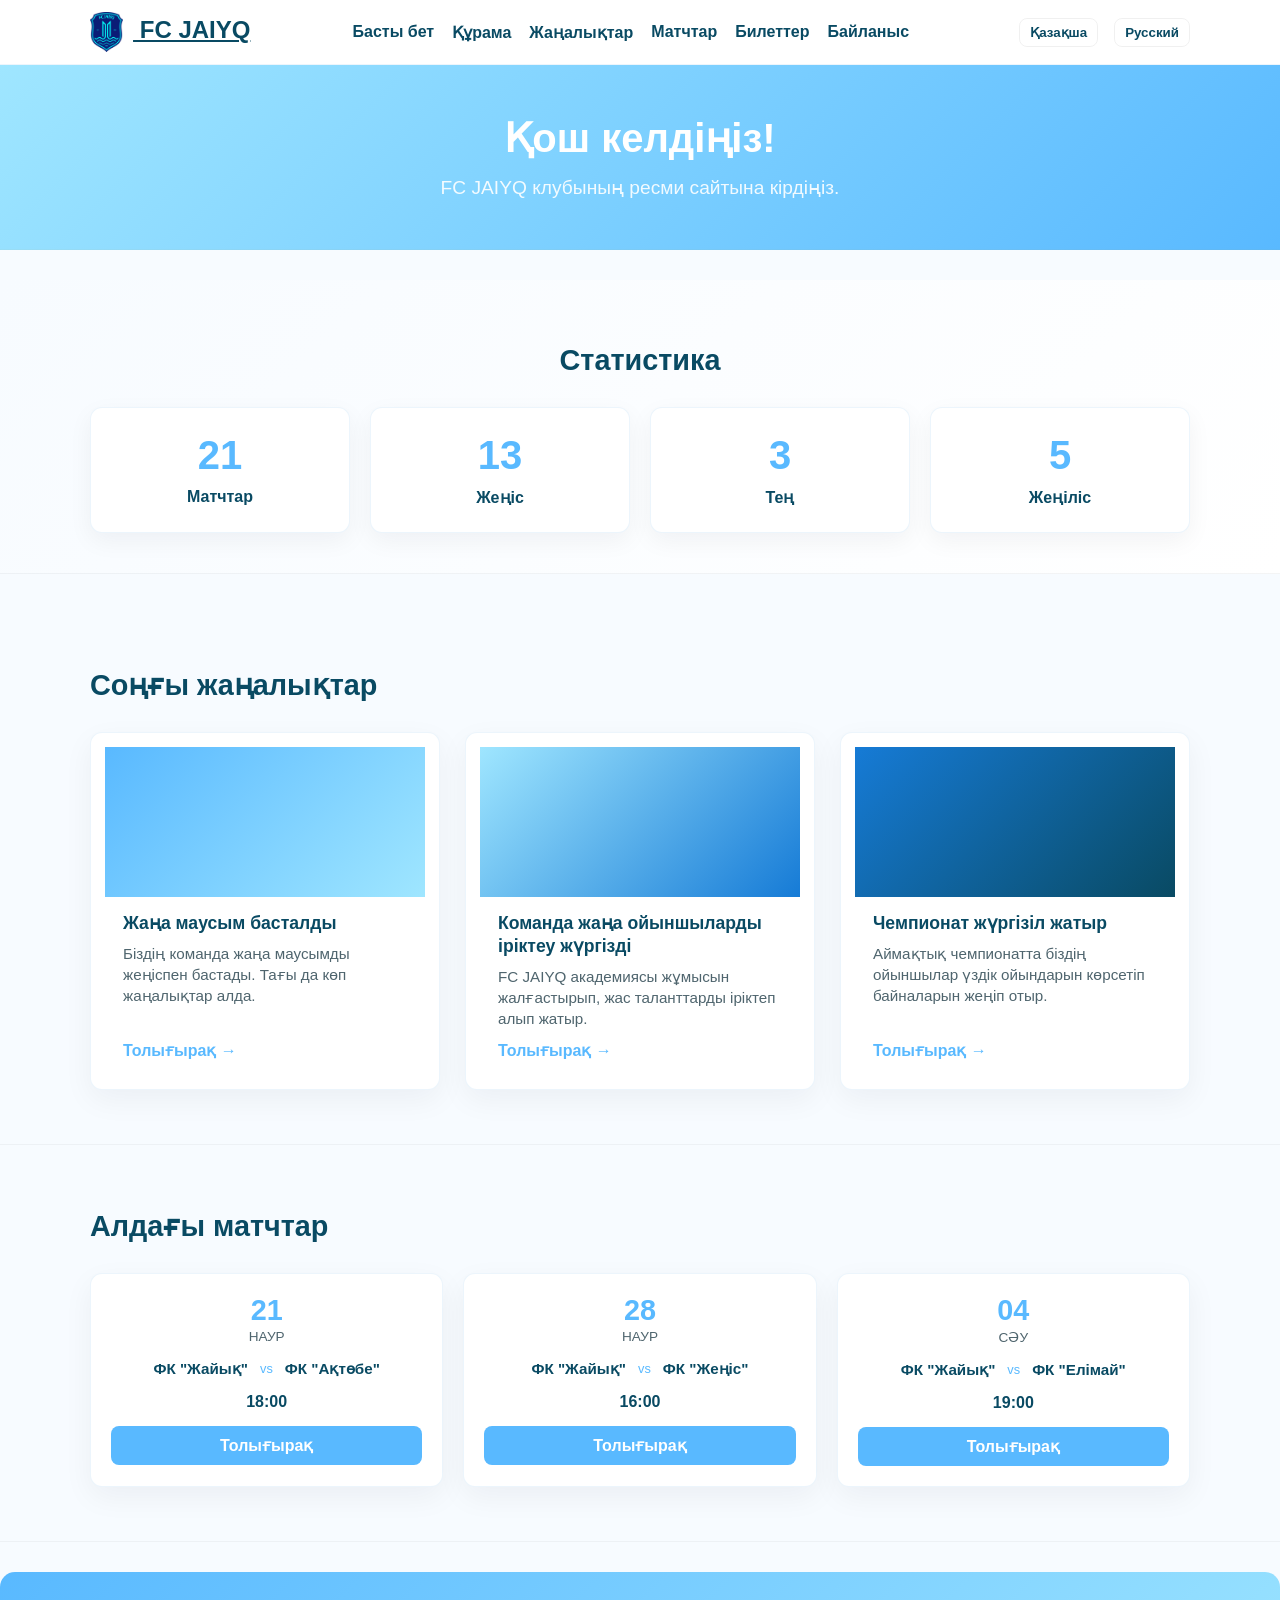
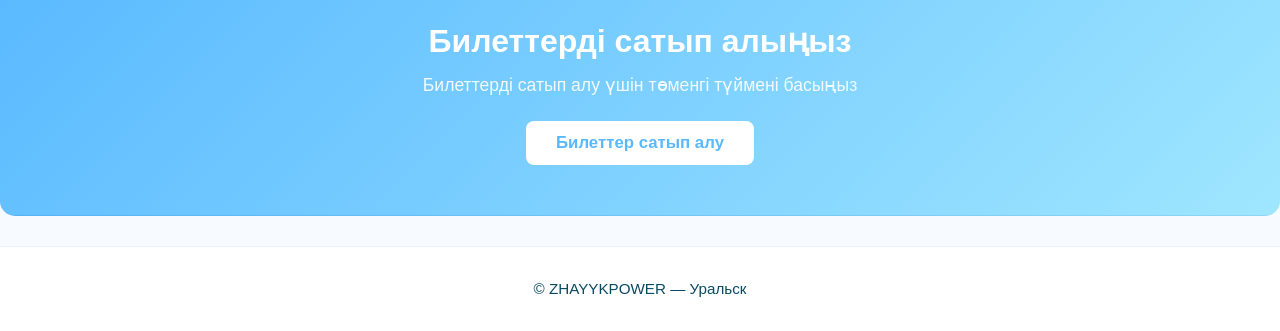
<file: index.html>
<!DOCTYPE html>
<html lang="kk">
  <head>
    <meta charset="utf-8">
    <meta name="viewport" content="width=device-width, initial-scale=1">
    <meta name="description" content="FC JAIYQ ресми клуб сайты — жаңалықтар, матчтар және команда туралы ақпарат">
    <title>FC JAIYQ | Басты бет</title>
    <link rel="stylesheet" href="CSS/jaiyq.css">
    <!-- lang.js is expected to be in the js/ folder in this project -->
    <script src="js/lang.js" defer></script>
  </head>
  <body>

    <header class="site-header" role="banner">
      <div class="container header-inner">
        <div class="logo">
          <a href="index.html" aria-label="FC JAIYQ басты бет">
            <img src="png/emblem1.png" alt="FC JAIYQ Logo" style="height: 40px; margin-right: 10px; vertical-align: middle;">
            FC JAIYQ
          </a>
        </div>

        <nav class="main-nav" role="navigation" aria-label="Primary">
          <ul>
            <li><a href="index.html" data-key="home">Басты бет</a></li>
            <li><a href="team.html" data-key="team">Құрама</a></li>
            <li><a href="news.html" data-key="news">Жаңалықтар</a></li>
            <li><a href="fixtures.html" data-key="fixtures">Матчтар</a></li>
            <li><a href="tickets.html" data-key="tickets">Билеттер</a></li>
            <li><a href="contact.html" data-key="contact">Байланыс</a></li>
          </ul>
        </nav>

        <div class="language-switcher" aria-label="Тіл таңдау">
          <button type="button" onclick="setLanguage('kk')">Қазақша</button>
          <button type="button" onclick="setLanguage('ru')">Русский</button>
        </div>
      </div>
    </header>

    <main id="main">
      <section class="hero">
        <div class="container">
          <h1 data-key="welcome">Қош келдіңіз!</h1>
          <p data-key="intro">FC JAIYQ клубының ресми сайтына кірдіңіз.</p>
        </div>
      </section>

      <!-- Statistics Section -->
      <section class="stats-section">
        <div class="container">
          <h2 data-key="stats_title">Статистика</h2>
          <div class="stats-grid">
            <div class="stat-card">
              <div class="stat-number">21</div>
              <p data-key="stat_matches">Матч</p>
            </div>
            <div class="stat-card">
              <div class="stat-number">13</div>
              <p data-key="stat_wins">Жеңіс</p>
            </div>
            <div class="stat-card">
              <div class="stat-number">3</div>
              <p data-key="stat_draws">Тең</p>
            </div>
            <div class="stat-card">
              <div class="stat-number">5</div>
              <p data-key="stat_losses">Жеңіліс</p>
            </div>
          </div>
        </div>
      </section>

      <!-- Recent News Section -->
      <section class="news-highlights">
        <div class="container">
          <h2 data-key="recent_news">Соңғы жаңалықтар</h2>
          <div class="news-grid">
            <article class="news-preview">
              <div class="news-image" style="background: linear-gradient(135deg, var(--light-blue), var(--light-blue-light));"></div>
              <h3 data-key="news_item1_title">Жаңа маусым басталды</h3>
              <p data-key="news_item1_text">Біздің команда жаңа маусымды жеңіспен бастады. Тағы да көп жаңалықтар алда.</p>
              <a href="news.html" class="read-more" data-key="read_more">Толығырақ →</a>
            </article>

            <article class="news-preview">
              <div class="news-image" style="background: linear-gradient(135deg, var(--light-blue-light), var(--light-blue-dark));"></div>
              <h3>Команда жаңа ойыншыларды іріктеу жүргізді</h3>
              <p>FC JAIYQ академиясы жұмысын жалғастырып, жас таланттарды іріктеп алып жатыр.</p>
              <a href="news.html" class="read-more" data-key="read_more">Толығырақ →</a>
            </article>

            <article class="news-preview">
              <div class="news-image" style="background: linear-gradient(135deg, var(--light-blue-dark), var(--accent-dark));"></div>
              <h3>Чемпионат жүргізіл жатыр</h3>
              <p>Аймақтық чемпионатта біздің ойыншылар үздік ойындарын көрсетіп байналарын жеңіп отыр.</p>
              <a href="news.html" class="read-more" data-key="read_more">Толығырақ →</a>
            </article>
          </div>
        </div>
      </section>

      <!-- Nearest Matches Section -->
      <section class="nearest-matches">
        <div class="container">
          <h2 data-key="upcoming_matches">Алдағы матчтар</h2>
          <div class="matches-list">
            <article class="match-preview">
              <div class="match-date">
                <div class="day">21</div>
                <div class="month">Наур</div>
              </div>
              <div class="match-teams">
                <div class="team">ФК "Жайық"</div>
                <div class="vs">vs</div>
                <div class="team">ФК "Ақтөбе"</div>
              </div>
              <div class="match-time">18:00</div>
              <a href="fixtures.html?match=jaiyaq-vs-aktobe&date=2026-03-21" class="btn-join">Толығырақ</a>
            </article>

            <article class="match-preview">
              <div class="match-date">
                <div class="day">28</div>
                <div class="month">Наур</div>
              </div>
              <div class="match-teams">
                <div class="team">ФК "Жайық"</div>
                <div class="vs">vs</div>
                <div class="team">ФК "Жеңіс"</div>
              </div>
              <div class="match-time">16:00</div>
              <a href="fixtures.html?match=jaiyaq-vs-zhenya&date=2026-03-28" class="btn-join">Толығырақ</a>
            </article>

            <article class="match-preview">
              <div class="match-date">
                <div class="day">04</div>
                <div class="month">Сәу</div>
              </div>
              <div class="match-teams">
                <div class="team">ФК "Жайық"</div>
                <div class="vs">vs</div>
                <div class="team">ФК "Елімай"</div>
              </div>
              <div class="match-time">19:00</div>
              <a href="fixtures.html" class="btn-join">Толығырақ</a>
            </article>
          </div>
        </div>
      </section>

      <!-- Tickets CTA Section -->
      <section class="tickets-cta">
        <div class="container">
          <div class="cta-content">
            <h2 data-key="get_tickets">Билеттерді сатып алыңыз</h2>
            <p data-key="tickets_subtitle">Ойындарға билеттерді сатып алу үшін төменгі түймені басыңыз</p>
            <a href="tickets.html" class="btn-join btn-large">Билеттер сатып алу</a>
          </div>
        </div>
      </section>
    </main>

    <footer class="site-footer">
      <div class="container">
        <p>&copy; ZHAYYKPOWER — Уральск</p>
      </div>
    </footer>
  </body>
</html>
</file>
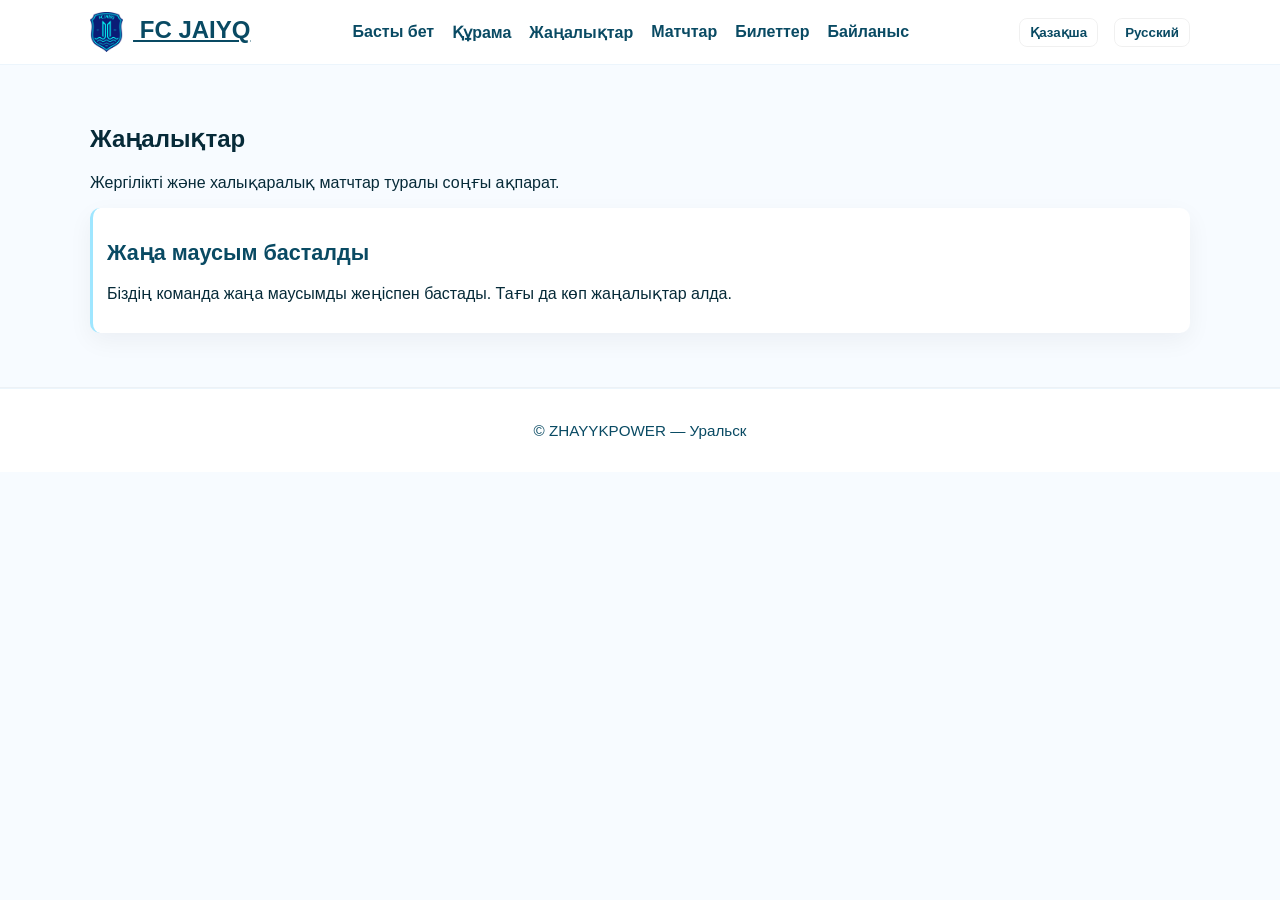
<file: news.html>
<!DOCTYPE html>
<html lang="kk">
  <head>
    <meta charset="utf-8">
    <meta name="viewport" content="width=device-width, initial-scale=1">
    <title>FC JAIYQ | Жаңалықтар</title>
    <link rel="stylesheet" href="CSS/jaiyq.css">
    <script src="js/lang.js" defer></script>
  </head>
  <body data-page="news">

    <header class="site-header" role="banner">
      <div class="container header-inner">
        <div class="logo">
          <a href="index.html" aria-label="FC JAIYQ басты бет">
            <img src="png/emblem1.png" alt="FC JAIYQ Logo" style="height: 40px; margin-right: 10px; vertical-align: middle;">
            FC JAIYQ
          </a>
        </div>

        <nav class="main-nav" role="navigation" aria-label="Primary">
          <ul>
            <li><a href="index.html" data-key="home">Басты бет</a></li>
            <li><a href="team.html" data-key="team">Команда</a></li>
            <li><a href="news.html" data-key="news">Жаңалықтар</a></li>
            <li><a href="fixtures.html" data-key="fixtures">Матчтар</a></li>
            <li><a href="tickets.html" data-key="tickets">Билеттер</a></li>
            <li><a href="contact.html" data-key="contact">Байланыс</a></li>
          </ul>
        </nav>

        <div class="language-switcher" aria-label="Тіл таңдау">
          <button type="button" data-lang="kk">Қазақша</button>
          <button type="button" data-lang="ru">Русский</button>
        </div>
      </div>
    </header>

    <main id="main">
      <section class="news-section">
        <div class="container">
          <h1 data-key="heading">Жаңалықтар</h1>
          <p data-key="intro">Жергілікті және халықаралық матчтар туралы соңғы ақпарат.</p>

          <article class="news-item">
            <h2 data-key="item1_title">Жаңа маусым басталды</h2>
            <p data-key="item1_text">Біздің команда жаңа маусымды жеңіспен бастады. Тағы да көп жаңалықтар алда.</p>
          </article>

        </div>
      </section>
    </main>

    <footer class="site-footer">
      <div class="container">
        <p data-key="footer">&copy; ZHAYYKPOWER — Уральск</p>
      </div>
    </footer>
  </body>
</html>
</file>
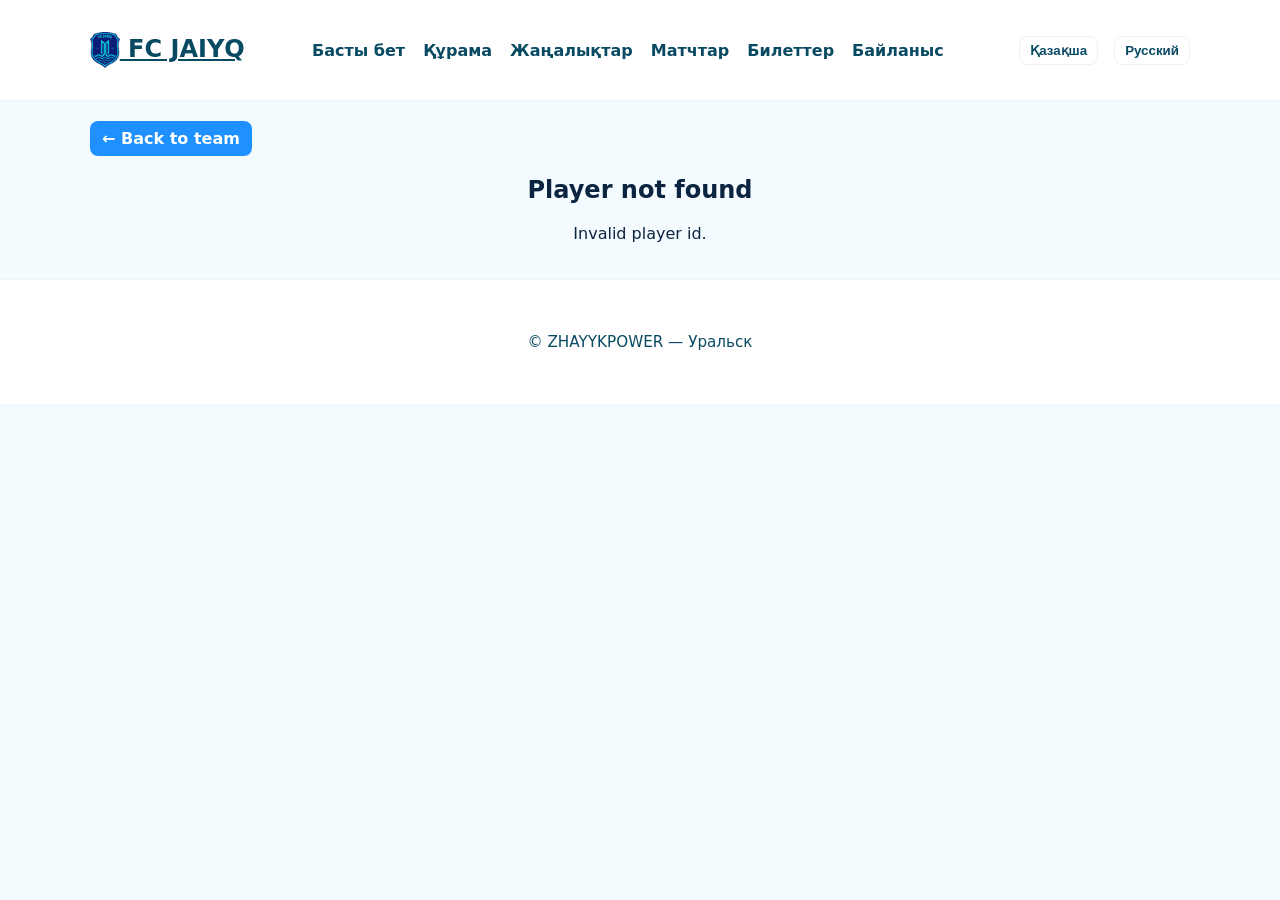
<file: player.html>
<!DOCTYPE html>
<html lang="kk">
  <head>
    <meta charset="utf-8">
    <meta name="viewport" content="width=device-width, initial-scale=1">
    <title>Player</title>
  <link rel="stylesheet" href="CSS/jaiyq.css">
  <link rel="stylesheet" href="CSS/team.css">
  <script src="js/lang.js" defer></script>
  <script src="js/players-data.js" defer></script>
  <script src="js/player.js" defer></script>
  </head>
  <body>
    <header class="site-header">
      <div class="container header-inner">
        <div class="logo"><a href="index.html"><img src="png/emblem1.png" alt="logo" style="height:36px; vertical-align:middle;"> FC JAIYQ</a></div>
        <nav class="main-nav" role="navigation" aria-label="Primary">
          <ul>
            <li><a href="index.html" data-key="home">Басты бет</a></li>
            <li><a href="team.html" data-key="team">Құрама</a></li>
            <li><a href="news.html" data-key="news">Жаңалықтар</a></li>
            <li><a href="fixtures.html" data-key="fixtures">Матчтар</a></li>
            <li><a href="tickets.html" data-key="tickets">Билеттер</a></li>
            <li><a href="contact.html" data-key="contact">Байланыс</a></li>
          </ul>
        </nav>
        <div class="language-switcher"><button type="button" data-lang="kk">Қазақша</button> <button type="button" data-lang="ru">Русский</button></div>
      </div>
    </header>

    <main id="main">
      <div class="container">
        <a href="team.html" class="link-button">← Back to team</a>
        <div id="profile-root"></div>
      </div>
    </main>

    <footer class="site-footer"><div class="container"><p>&copy; ZHAYYKPOWER — Уральск</p></div></footer>
  </body>
</html>
</file>
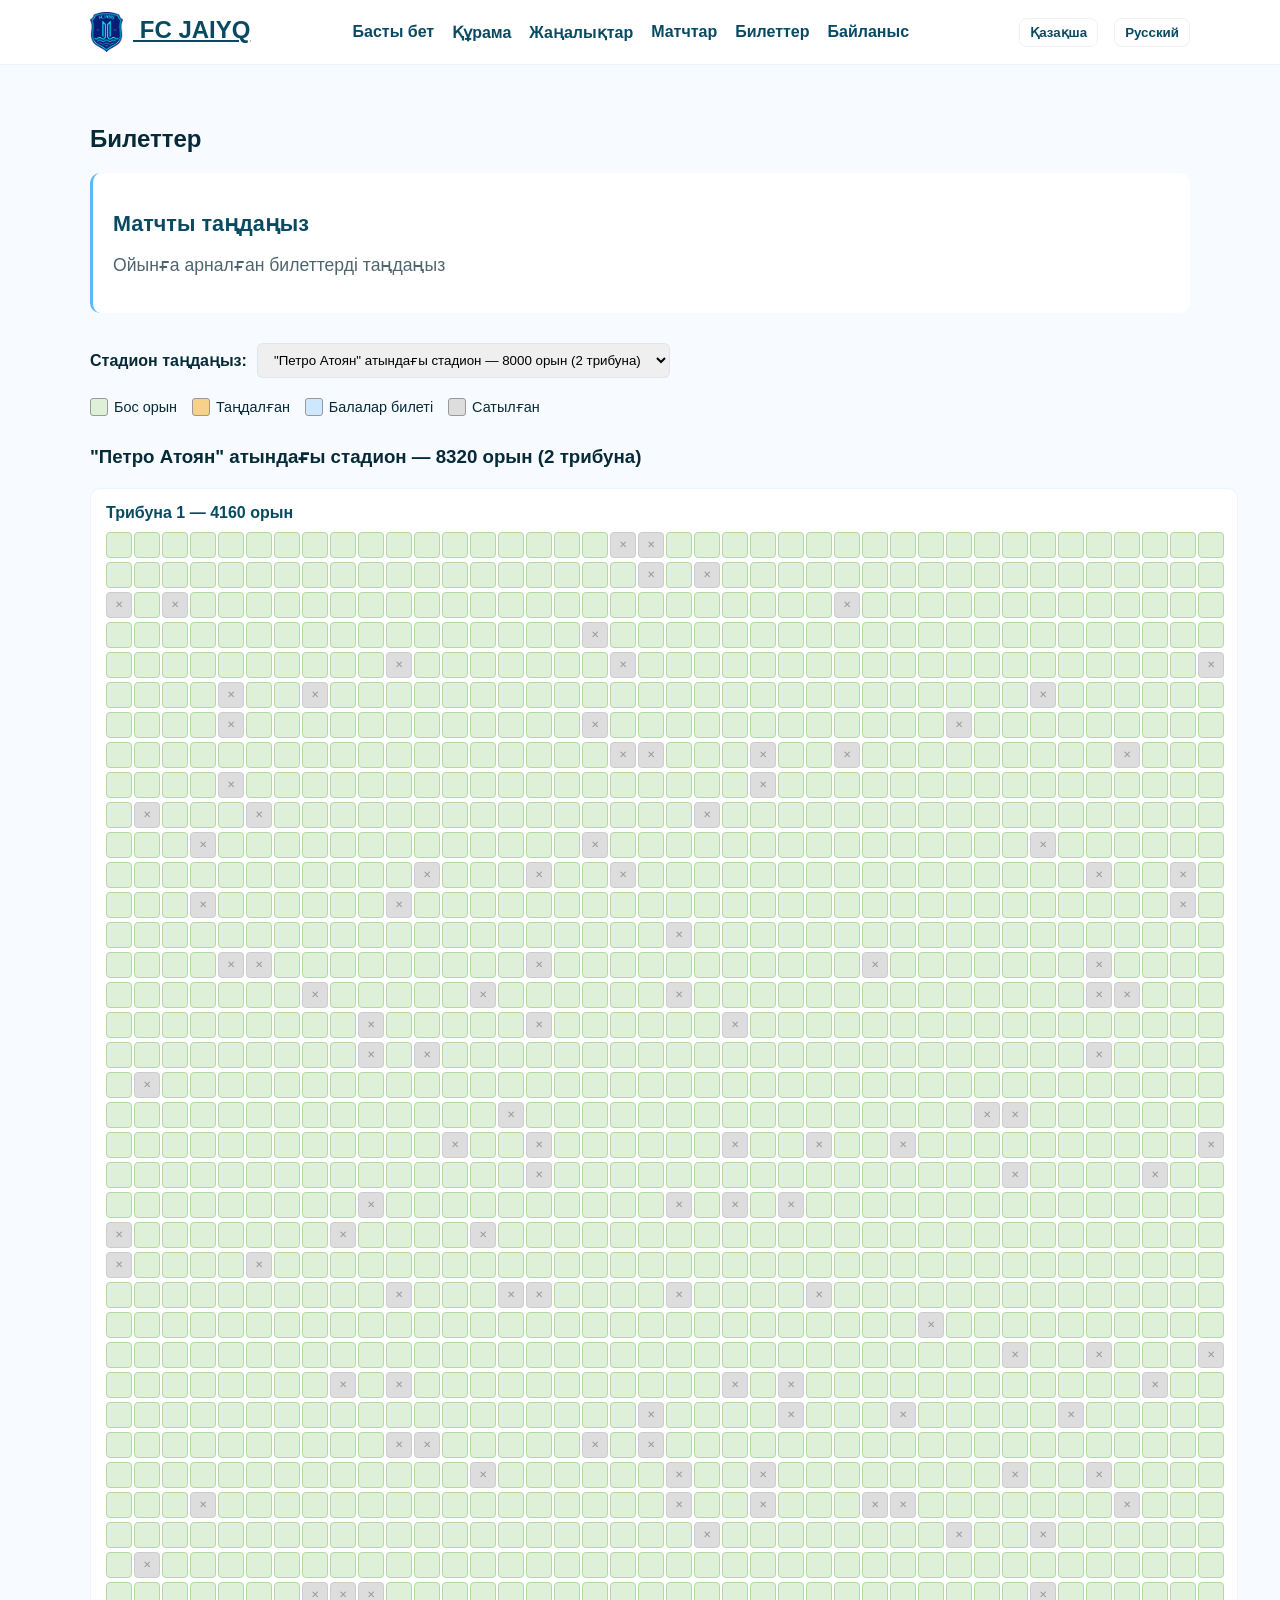
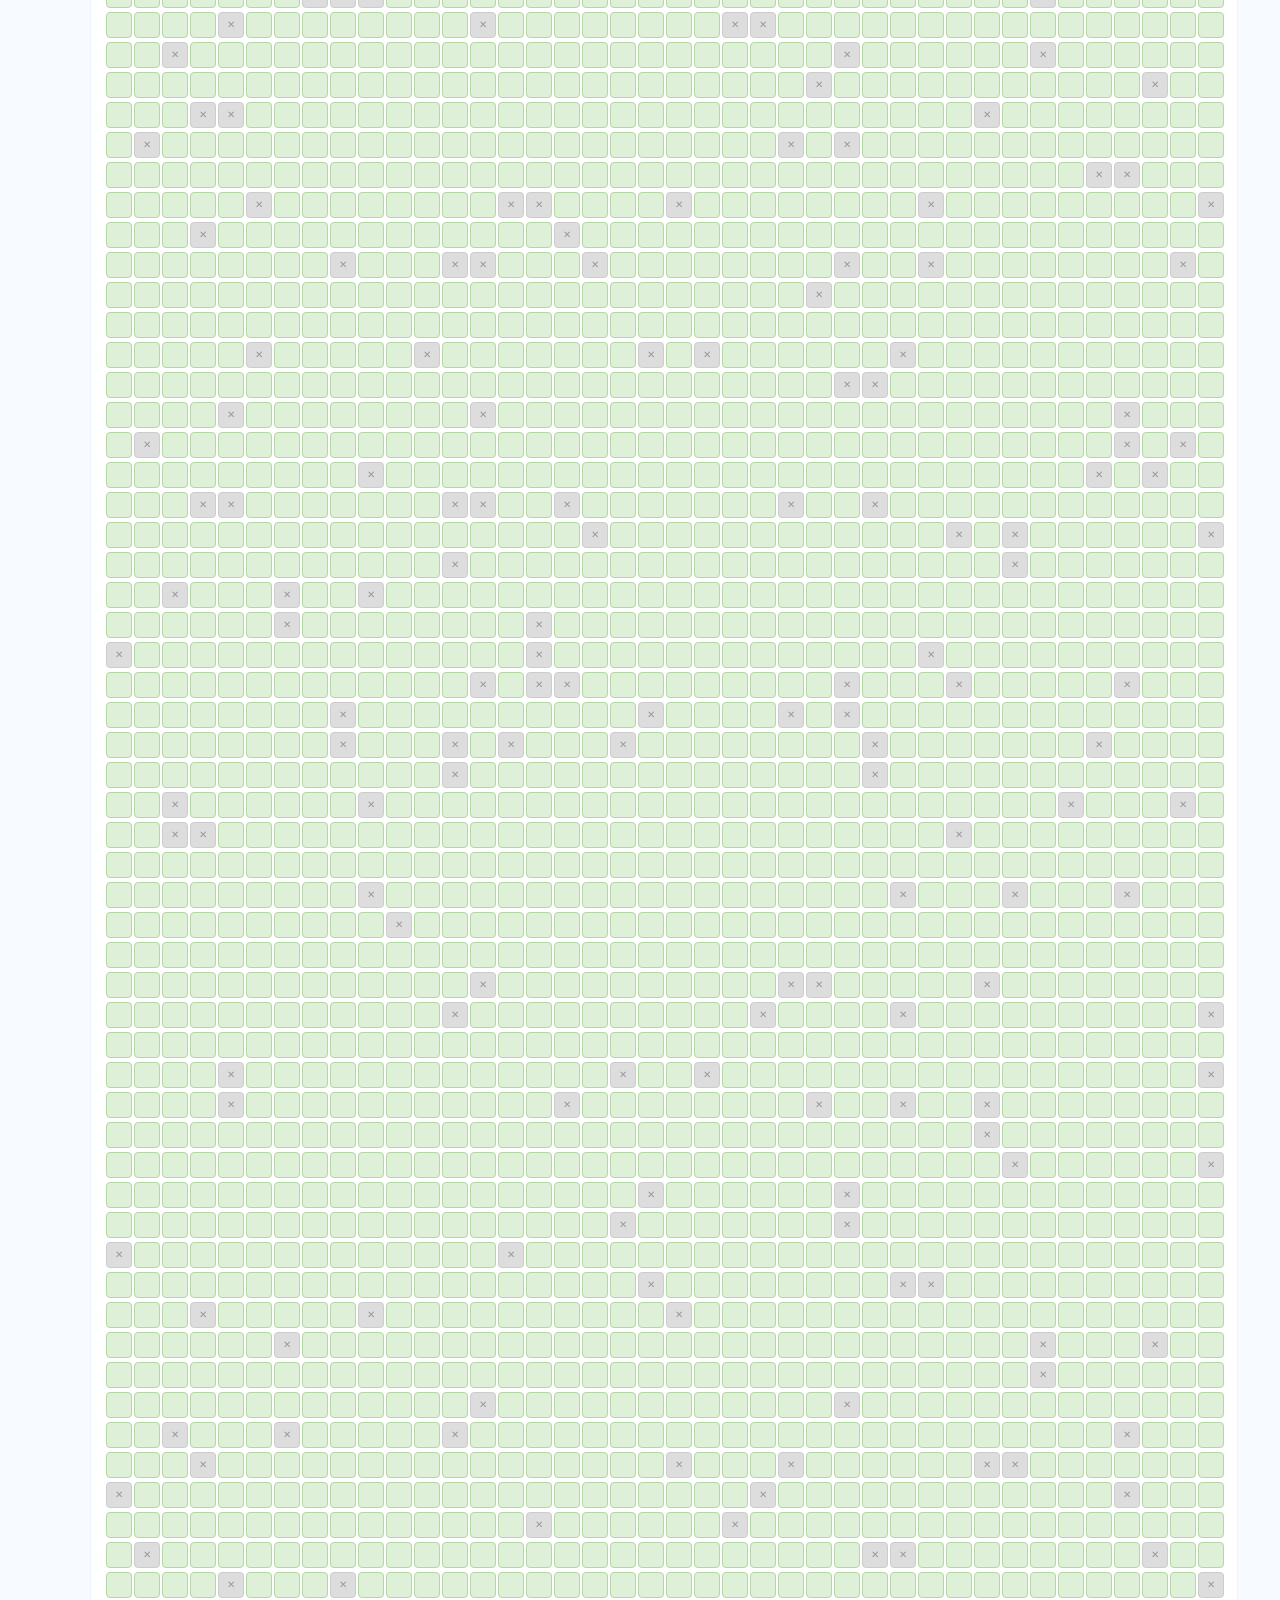
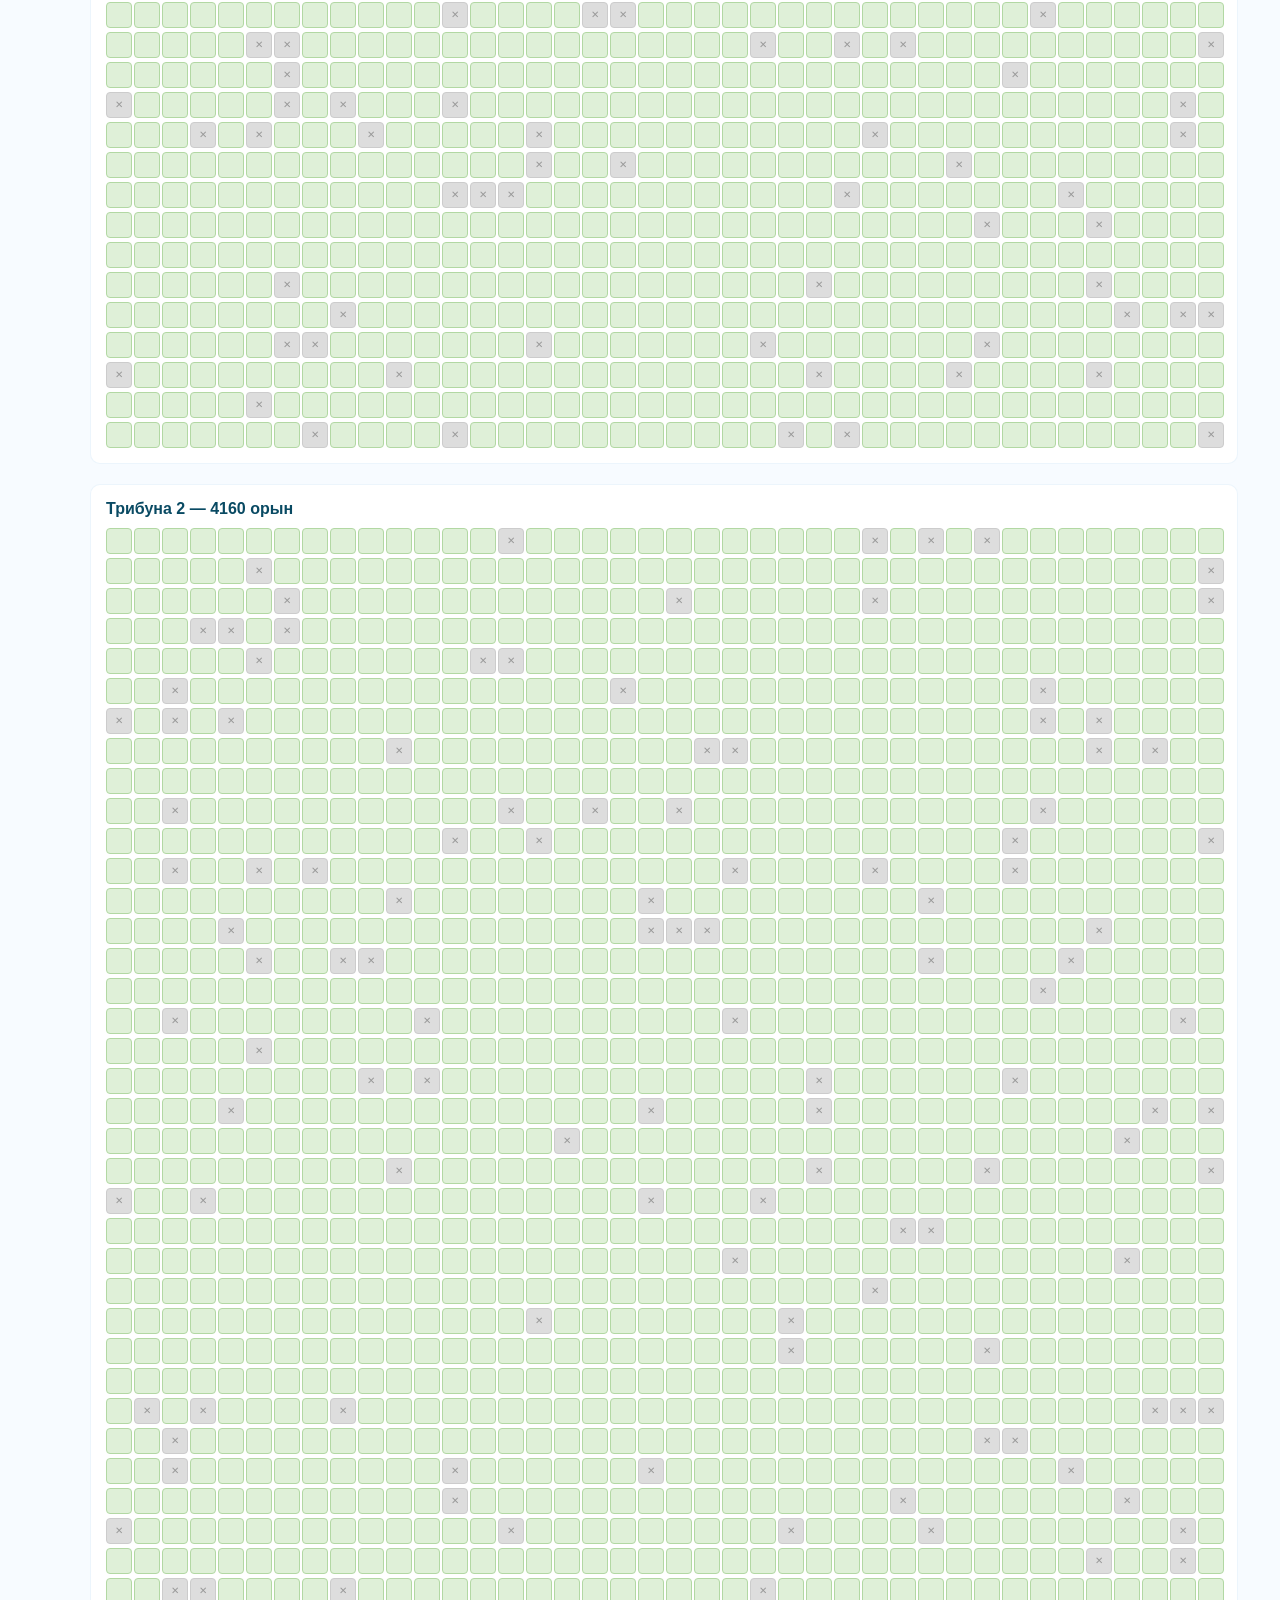
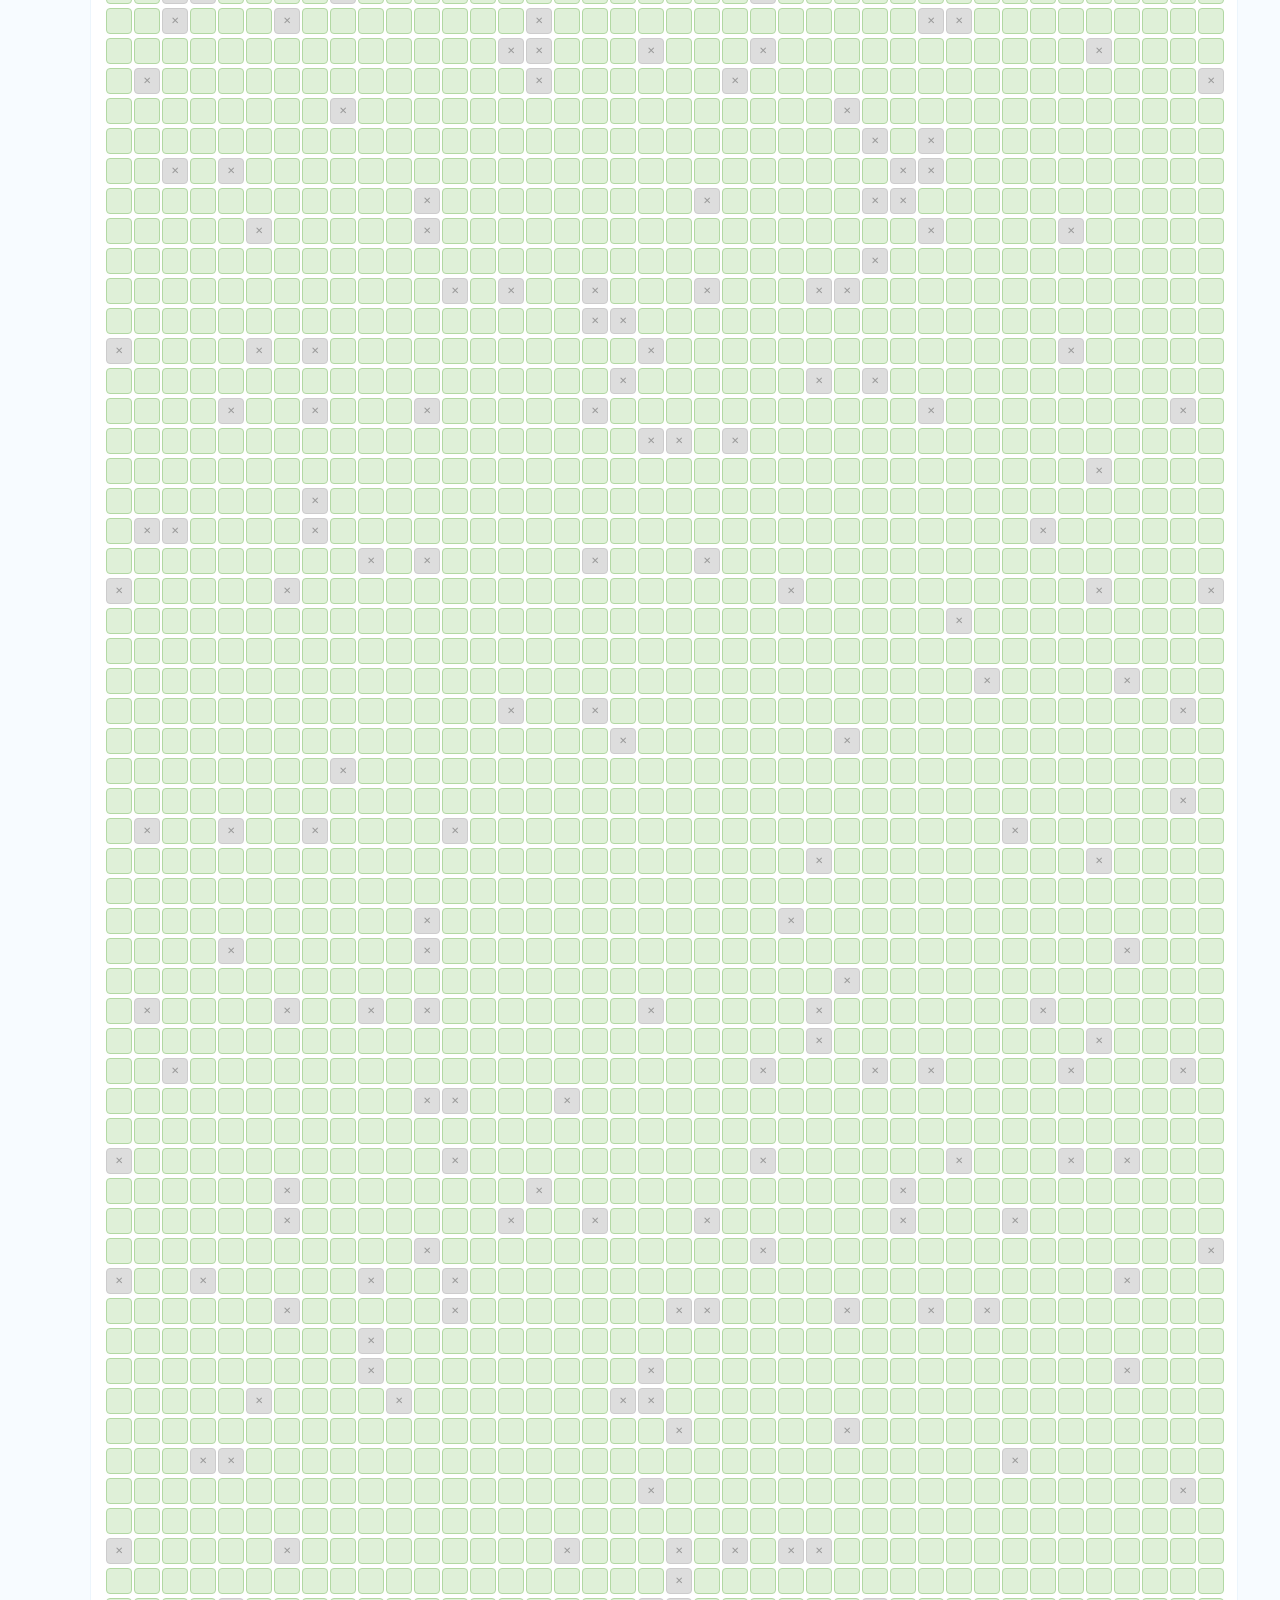
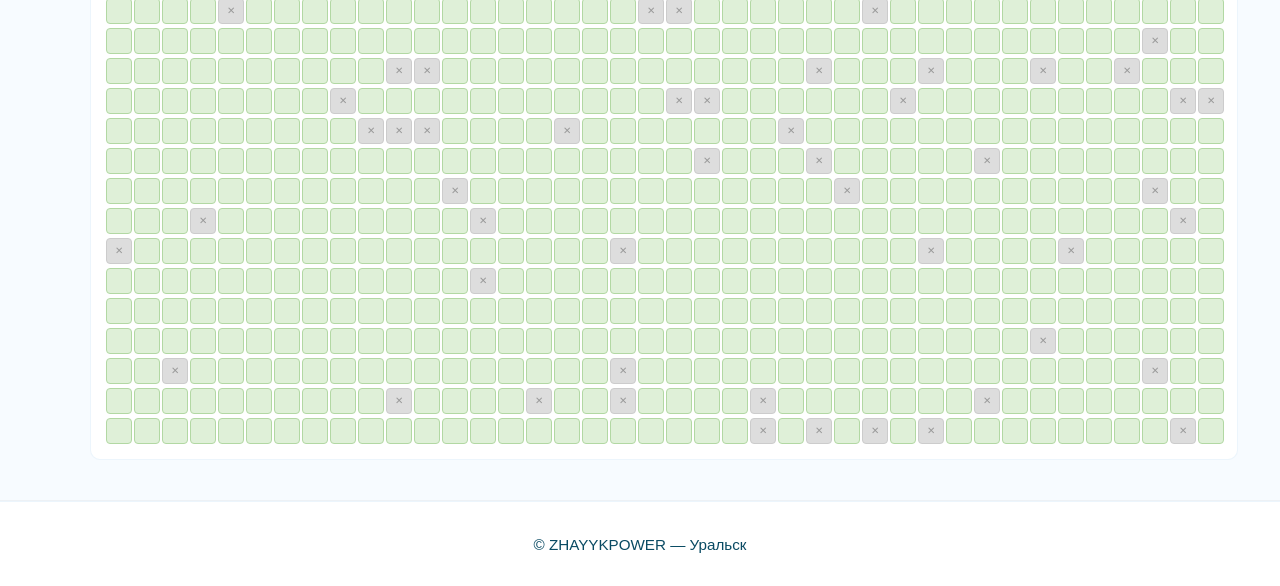
<file: tickets.html>
<!DOCTYPE html>
<html lang="kk">
  <head>
    <meta charset="utf-8">
    <meta name="viewport" content="width=device-width, initial-scale=1">
    <title>FC JAIYQ | Билеттер</title>
    <link rel="stylesheet" href="CSS/jaiyq.css">
    <script src="js/lang.js" defer></script>
    <style>
      .seats-section { margin-top: 30px; }
      .stadium-selector { margin: 20px 0; display: flex; gap: 10px; align-items: center; }
      .stadium-selector label { font-weight: 700; }
      .stadium-selector select { padding: 8px 12px; border-radius: 6px; border: 1px solid var(--card-border); }
      
      .tribunes { display: flex; gap: 20px; flex-wrap: wrap; margin-top: 20px; }
      .tribune { background: var(--card-bg); padding: 15px; border-radius: 10px; border: 1px solid var(--card-border); }
      .tribune h4 { margin: 0 0 10px 0; color: var(--accent-dark); }
      
      .seats-grid { display: grid; gap: 4px; justify-content: start; }
      .seat { width: 24px; height: 24px; border-radius: 4px; cursor: pointer; border: 1px solid #ccc; text-align: center; font-size: 10px; line-height: 24px; }
      .seat.available { background: #dff0d8; border-color: #b2d8a3; }
      .seat.selected { background: #f7d08a; border-color: #e5b46f; }
      .seat.sold { background: #ddd; border-color: #ccc; cursor: not-allowed; color: #999; }
      
      .legend { display: flex; gap: 15px; margin: 15px 0; font-size: 0.9em; }
      .legend-item { display: flex; align-items: center; gap: 6px; }
      .legend-box { width: 16px; height: 16px; border-radius: 3px; border: 1px solid #999; }
      
      .summary-box { background: var(--card-bg); padding: 15px; border-radius: 10px; border-left: 3px solid var(--light-blue); margin: 20px 0; }
      .summary-box h3 { margin: 0 0 10px 0; color: var(--accent-dark); }
      .summary-box p { margin: 5px 0; }
      
      .buy-section { display: flex; gap: 10px; align-items: center; margin-top: 15px; }
      .buy-section button { margin: 0; }
    </style>
  </head>
  <body data-page="tickets">

    <header class="site-header" role="banner">
      <div class="container header-inner">
        <div class="logo">
          <a href="index.html" aria-label="FC JAIYQ басты бет">
            <img src="png/emblem1.png" alt="FC JAIYQ Logo" style="height: 40px; margin-right: 10px; vertical-align: middle;">
            FC JAIYQ
          </a>
        </div>

        <nav class="main-nav" role="navigation" aria-label="Primary">
          <ul>
            <li><a href="index.html" data-key="home">Басты бет</a></li>
            <li><a href="team.html" data-key="team">Құрама</a></li>
            <li><a href="news.html" data-key="news">Жаңалықтар</a></li>
            <li><a href="fixtures.html" data-key="fixtures">Матчтар</a></li>
            <li><a href="tickets.html" data-key="tickets">Билеттер</a></li>
            <li><a href="contact.html" data-key="contact">Байланыс</a></li>
          </ul>
        </nav>

        <div class="language-switcher" aria-label="Тіл таңдау">
          <button type="button" data-lang="kk">Қазақша</button>
          <button type="button" data-lang="ru">Русский</button>
        </div>
      </div>
    </header>

    <main id="main">
      <section class="tickets-section">
        <div class="container">
          <h1 data-key="tickets">Билеттер</h1>
          
          <div id="match-info" style="background-color: var(--card-bg); padding: 20px; border-radius: 10px; margin-bottom: 30px; border-left: 3px solid var(--light-blue);">
            <h2 id="match-title" data-key="select_match">Матчты таңдаңыз</h2>
            <p id="match-details" style="color: var(--muted); font-size: 1.1em;" data-key="match_subtitle">Ойынға арналған билеттерді таңдаңыз</p>
          </div>

          <!-- Stadium Selector -->
          <div class="stadium-selector">
            <label for="stadium-select">Стадион таңдаңыз:</label>
            <select id="stadium-select">
              <option value="s8000">"Петро Атоян" атындағы стадион — 8000 орын (2 трибуна)</option>
              <option value="s1500">"Ақжайық" стадионы — 1500 орын (1 трибуна)</option>
            </select>
          </div>

          <!-- Legend -->
          <div class="legend">
            <div class="legend-item">
              <div class="legend-box" style="background: #dff0d8;"></div>
              <span id="legend-available">Бос орын</span>
            </div>
            <div class="legend-item">
              <div class="legend-box" style="background: #f7d08a;"></div>
              <span id="legend-selected">Таңдалған</span>
            </div>
            <div class="legend-item">
              <div class="legend-box" style="background: #cde7ff;"></div>
              <span id="legend-child">Балалар билеті</span>
            </div>
            <div class="legend-item">
              <div class="legend-box" style="background: #ddd;"></div>
              <span id="legend-sold">Сатылған</span>
            </div>
          </div>

          <!-- Seats Section -->
          <div class="seats-section" id="stadiums-container">
            <!-- Stadiums will be rendered here -->
          </div>

          <!-- Summary -->
          <div class="summary-box" id="summary" style="display: none;">
            <h3>Таңдалған орындар:</h3>
            <p id="selected-seats-text"></p>
            <div class="buy-section">
              <button id="buy-btn" class="btn-join">Сатып алу</button>
              <button id="clear-btn" class="btn-join" style="background: #999;">Тазалау</button>
            </div>
          </div>
        </div>
      </section>
    </main>

    <footer class="site-footer">
      <div class="container">
        <p>&copy; ZHAYYKPOWER — Уральск</p>
      </div>
    </footer>

    <script>
      // Bilingual text
      const TEXT = {
    kk: {
          stadiumLabel: "Стадион таңдаңыз:",
          available: "Бос орын",
          selected: "Таңдалған",
          sold: "Сатылған",
          stadium1: '"Петро Атоян" атындағы стадион — 8320 орын (2 трибуна)',
          stadium2: '"Ақжайық" стадионы — 2500 орын (1 трибуна)',
          tribune: "Трибуна",
          seat: "Орын",
          selectedSeats: "Таңдалған орындар",
          buy: "Сатып алу",
          clear: "Тазалау",
          totalPrice: "Ішінара баға"
        },
  ru: {
          stadiumLabel: "Выберите стадион:",
          available: "Свободно",
          selected: "Выбрано",
          sold: "Продано",
          stadium1: 'Стадион имени "Петро Атояна" — 8320 мест (2 трибуны)',
          stadium2: 'Стадион "Акжайык" — 2500 мест (1 трибуна)',
          tribune: "Трибуна",
          seat: "Место",
          selectedSeats: "Выбранные места",
          buy: "Купить",
          clear: "Очистить",
          totalPrice: "Итоговая цена"
        }
      };

      // Get current language
      function getCurrentLang() {
        return localStorage.getItem('lang') || 'kk';
      }

      // Stadium definitions
      const STADIUMS = {
        s8000: {
            id: 's8000',
            name: TEXT.kk.stadium1,
            nameRu: TEXT.ru.stadium1,
            // 2 tribunes, each 4160 seats (total 8320). Use rows x seatsPerRow = 4160
            tribunes: [
              { id: 'left', name: TEXT.kk.tribune + ' 1', nameRu: TEXT.ru.tribune + ' 1', rows: 52, seatsPerRow: 80 },
              { id: 'right', name: TEXT.kk.tribune + ' 2', nameRu: TEXT.ru.tribune + ' 2', rows: 52, seatsPerRow: 80 }
            ]
          },
          s1500: {
            id: 's1500',
            name: TEXT.kk.stadium2,
            nameRu: TEXT.ru.stadium2,
            // 1 tribune, 2500 seats (rows x seatsPerRow = 2500)
            tribunes: [
              { id: 'main', name: TEXT.kk.tribune + ' 1', nameRu: TEXT.ru.tribune + ' 1', rows: 50, seatsPerRow: 50 }
            ]
          }
      };

      // Generate random sold seats
      function randomSold(total, ratio = 0.1) {
        const soldCount = Math.round(total * ratio);
        const sold = new Set();
        while (sold.size < soldCount) {
          sold.add(Math.floor(Math.random() * total));
        }
        return sold;
      }

      // Read URL parameters
      function getUrlParams() {
        const params = new URLSearchParams(window.location.search);
        const match = params.get('match');
        const date = params.get('date');
        return { match, date };
      }

      function displayMatchInfo() {
        const { match, date } = getUrlParams();
        const matchTitle = document.getElementById('match-title');
        const matchDetails = document.getElementById('match-details');

        if (match && date) {
          let matchDisplay = match
            .replace(/-/g, ' ')
            .replace(/jaiyaq/gi, 'ФК "Жайық"')
            .replace(/aktobe/gi, 'ФК "Ақтөбе"')
            .replace(/zhenya/gi, 'ФК "Жеңіс"')
            .toUpperCase();

          matchTitle.textContent = matchDisplay;
          matchDetails.textContent = 'Өндіктіктің күні: ' + date + ' · Төменде орындарын таңдаңыз';
        }
      }

      // Seat booking logic
      const container = document.getElementById('stadiums-container');
      const stadiumSelect = document.getElementById('stadium-select');
      const buyBtn = document.getElementById('buy-btn');
      const clearBtn = document.getElementById('clear-btn');
      const summaryDiv = document.getElementById('summary');
      const summaryText = document.getElementById('selected-seats-text');

      let selectedSeats = [];
      const PRICE_PER_SEAT = 5000; // Tenge

      function onSeatClick(e) {
        const seat = e.currentTarget;
        if (seat.classList.contains('sold')) return;

        const id = seat.dataset.trib + '_' + seat.dataset.index + '_' + seat.dataset.row + '_' + seat.dataset.col;
        const human = seat.dataset.tribname + ' ' + seat.dataset.row + '-' + seat.dataset.col;

        if (seat.classList.contains('selected')) {
          seat.classList.remove('selected');
          seat.classList.add('available');
          selectedSeats = selectedSeats.filter(s => s.id !== id);
        } else {
          seat.classList.remove('available');
          seat.classList.add('selected');
          selectedSeats.push({ id, label: human });
        }
        updateSummary();
      }

      function updateSummary() {
        if (selectedSeats.length === 0) {
          summaryDiv.style.display = 'none';
          return;
        }
        summaryDiv.style.display = 'block';
        const lang = getCurrentLang();
        const t = TEXT[lang];
        const labels = selectedSeats.map(s => s.label).join(', ');
        const totalPrice = selectedSeats.length * PRICE_PER_SEAT;
        summaryText.textContent = labels + ' | ' + t.totalPrice + ': ' + totalPrice + ' ₸';
      }

      function renderStadium(key) {
        container.innerHTML = '';
        selectedSeats = [];
        summaryDiv.style.display = 'none';

        const lang = getCurrentLang();
        const s = STADIUMS[key];
        const wrapper = document.createElement('div');

        const title = document.createElement('h3');
        title.textContent = lang === 'ru' ? s.nameRu : s.name;
        wrapper.appendChild(title);

        const tribunesDiv = document.createElement('div');
        tribunesDiv.className = 'tribunes';

        s.tribunes.forEach((trib, triIndex) => {
          const tribDiv = document.createElement('div');
          tribDiv.className = 'tribune';
          
          const h4 = document.createElement('h4');
          h4.textContent = (lang === 'ru' ? trib.nameRu : trib.name) + ' — ' + (trib.rows * trib.seatsPerRow) + ' орын';
          tribDiv.appendChild(h4);

          const seatsGrid = document.createElement('div');
          seatsGrid.className = 'seats-grid';
          const cols = Math.min(trib.seatsPerRow, 40);
          seatsGrid.style.gridTemplateColumns = `repeat(${cols}, 24px)`;

          const total = trib.rows * trib.seatsPerRow;
          const soldSet = randomSold(total, 0.08);

          for (let r = 0; r < trib.rows; r++) {
            for (let c = 0; c < trib.seatsPerRow; c++) {
              const idx = r * trib.seatsPerRow + c;
              const seat = document.createElement('div');
              seat.className = 'seat';
              seat.dataset.trib = triIndex;
              seat.dataset.row = r + 1;
              seat.dataset.col = c + 1;
              seat.dataset.index = idx;
              seat.dataset.tribname = lang === 'ru' ? trib.nameRu : trib.name;

              if (soldSet.has(idx)) {
                seat.classList.add('sold');
                seat.textContent = '✕';
              } else {
                seat.classList.add('available');
                seat.addEventListener('click', onSeatClick);
              }
              seatsGrid.appendChild(seat);
            }
          }
          tribDiv.appendChild(seatsGrid);
          tribunesDiv.appendChild(tribDiv);
        });

        wrapper.appendChild(tribunesDiv);
        container.appendChild(wrapper);
      }

      // Event listeners
      stadiumSelect.addEventListener('change', () => renderStadium(stadiumSelect.value));

      buyBtn.addEventListener('click', () => {
        if (selectedSeats.length === 0) {
          alert('Орындарды таңдаңыз');
          return;
        }
        const seatParam = selectedSeats.map(s => encodeURIComponent(s.label)).join(';');
        const totalPrice = selectedSeats.length * PRICE_PER_SEAT;
        alert('Сатып алу: ' + seatParam + '\nБаға: ' + totalPrice + ' ₸');
      });

      clearBtn.addEventListener('click', () => {
        selectedSeats = [];
        renderStadium(stadiumSelect.value);
        updateSummary();
      });

      // Initialize
      window.addEventListener('DOMContentLoaded', () => {
        displayMatchInfo();
        renderStadium(stadiumSelect.value);
      });
    </script>
  </body>
</html>
</file>
<file: CSS/jaiyq.css>
/* Cleaned stylesheet — color changes reverted/removed
   Assumption: user wants recent color overrides removed and stylesheet restored
   to a stable, lighter baseline. This keeps layout and fixtures styles intact. */

:root {
  --bg: #f7fbff;            /* subtle off-white / very light blue */
  --header-bg: #ffffff;     /* header/footer mostly white */
  --white: #ffffff;
  --light-blue: #59b9ff;    /* friendly light-blue (reverted to lighter tone) */
  --light-blue-light: #9fe6ff;
  --light-blue-dark: #167bd6; /* keep medium blue as an accent */
  --accent-dark: #094a63;
  --hover-blue: #0f65b3;
  --text: #062a38;
  --muted: #4f656e;
  --card-bg: #ffffff;
  --card-border: rgba(22,123,214,0.08);
  --shadow: rgba(8,20,30,0.05);
}

/* Base layout */
body {
  margin: 0;
  padding: 0;
  font-family: 'Segoe UI', Tahoma, Geneva, Verdana, sans-serif;
  background-color: var(--bg);
  color: var(--text);
}

header {
  background-color: var(--header-bg);
  display: flex;
  justify-content: space-between;
  align-items: center;
  padding: 12px 22px;
  border-bottom: 1px solid var(--card-border);
}

/* Ensure inner container arranges logo, nav and language switcher correctly */
.header-inner {
  display: flex;
  align-items: center;
  justify-content: space-between;
  gap: 20px;
  width: 100%;
}

.main-nav {
  flex: 1 1 auto;
}

.main-nav ul {
  display: flex;
  justify-content: center; /* keep nav centered between logo and language switcher */
  margin: 0;
  padding: 0;
  list-style: none;
  gap: 18px;
}

.logo {
  font-size: 1.5em;
  font-weight: 700;
  color: var(--accent-dark);
}

nav a {
  color: var(--accent-dark);
  text-decoration: none;
  font-weight: 600;
  transition: color 0.15s ease;
}

nav a:hover {
  color: var(--light-blue-dark);
}

.language-switcher button {
  background-color: transparent;
  color: var(--accent-dark);
  border: 1px solid rgba(0,0,0,0.06);
  padding: 6px 10px;
  margin-left: 8px;
  border-radius: 8px;
  cursor: pointer;
  font-weight: 700;
  transition: transform 0.12s ease, box-shadow 0.12s ease, background-color 0.12s ease;
}

.language-switcher button:hover {
  transform: translateY(-1px);
  box-shadow: 0 6px 18px rgba(11,116,222,0.06);
}

/* Make language switcher sit on the right and align its buttons */
.language-switcher {
  display: flex;
  gap: 8px;
  align-items: center;
}

section {
  padding: 40px 30px;
  border-bottom: 1px solid rgba(0,0,0,0.04);
}

section h2 {
  color: var(--accent-dark);
  margin-bottom: 18px;
  font-size: 1.35em;
}

player-card, article {
  background-color: var(--card-bg);
  padding: 14px;
  border-radius: 10px;
  margin-bottom: 14px;
  border-left: 3px solid var(--light-blue-light);
  box-shadow: 0 8px 24px var(--shadow);
}

footer {
  background-color: var(--header-bg);
  color: var(--accent-dark);
  text-align: center;
  padding: 18px 12px;
  font-size: 0.95em;
  border-top: 1px solid var(--card-border);
}

/* small utility to ensure good contrast for links in header/footer */
header a, footer a { color: var(--accent-dark); }

/* Utility: make language-switcher active state from JS */
.language-switcher button.active {
  background-color: var(--light-blue);
  color: var(--white);
  border-color: rgba(0,0,0,0.06);
}

/* Layout utility: centered container used site-wide */
.container {
  max-width: 1100px;
  margin: 0 auto;
  padding: 0 20px;
}

/* Fixtures / Matches gallery styles */
.fixtures-section {
  padding: 36px 0;
}

.fixtures-grid {
  display: grid;
  grid-template-columns: repeat(auto-fill, minmax(260px, 1fr));
  gap: 18px;
}

.match-card {
  background: var(--card-bg);
  border-radius: 12px;
  overflow: hidden;
  box-shadow: 0 10px 30px var(--shadow);
  border: 1px solid var(--card-border);
  display: flex;
  flex-direction: column;
}

.match-media {
  height: 150px;
  background: linear-gradient(180deg, rgba(89,185,255,0.06), rgba(89,185,255,0.02));
  display: flex;
  align-items: center;
  justify-content: center;
}

.match-media img {
  max-width: 100%;
  max-height: 100%;
  object-fit: cover;
  display: block;
  width: 100%;
  height: 150px;
}

.match-info {
  padding: 14px 16px;
  display: flex;
  flex-direction: column;
  gap: 8px;
}

.match-info .date {
  font-size: 0.9em;
  color: var(--muted);
}

.match-info .teams {
  font-weight: 700;
  color: var(--accent-dark);
}

.match-meta {
  display: flex;
  justify-content: space-between;
  align-items: center;
  gap: 10px;
}

.btn-join {
  background: var(--light-blue);
  color: var(--white);
  padding: 8px 12px;
  border-radius: 8px;
  border: none;
  font-weight: 700;
  cursor: pointer;
  text-decoration: none;
  display: inline-block;
  transition: transform 0.12s ease, box-shadow 0.12s ease;
}

.btn-join:hover {
  transform: translateY(-1px);
  box-shadow: 0 6px 18px rgba(11,116,222,0.12);
}

@media (max-width: 520px) {
  .match-media { height: 120px; }
  .match-media img { height: 120px; }
}

/* Statistics Section */
.stats-section {
  background: linear-gradient(135deg, var(--bg), var(--header-bg));
  padding: 40px 30px;
  margin: 30px 0;
}

.stats-section h2 {
  text-align: center;
  color: var(--accent-dark);
  margin-bottom: 30px;
  font-size: 1.8em;
}

.stats-grid {
  display: grid;
  grid-template-columns: repeat(auto-fit, minmax(150px, 1fr));
  gap: 20px;
}

.stat-card {
  background: var(--card-bg);
  padding: 25px;
  border-radius: 12px;
  text-align: center;
  border: 1px solid var(--card-border);
  box-shadow: 0 8px 24px var(--shadow);
}

.stat-number {
  font-size: 2.5em;
  font-weight: 700;
  color: var(--light-blue);
  margin-bottom: 10px;
}

.stat-card p {
  margin: 0;
  color: var(--accent-dark);
  font-weight: 600;
}

/* Recent News Section */
.news-highlights {
  padding: 40px 30px;
}

.news-highlights h2 {
  color: var(--accent-dark);
  margin-bottom: 30px;
  font-size: 1.8em;
}

.news-grid {
  display: grid;
  grid-template-columns: repeat(auto-fit, minmax(280px, 1fr));
  gap: 25px;
}

.news-preview {
  background: var(--card-bg);
  border-radius: 12px;
  overflow: hidden;
  border: 1px solid var(--card-border);
  box-shadow: 0 10px 30px var(--shadow);
  display: flex;
  flex-direction: column;
  transition: transform 0.15s ease, box-shadow 0.15s ease;
}

.news-preview:hover {
  transform: translateY(-4px);
  box-shadow: 0 15px 40px rgba(22,123,214,0.15);
}

.news-image {
  height: 150px;
  background-size: cover;
  background-position: center;
}

.news-preview h3 {
  color: var(--accent-dark);
  padding: 15px 18px 8px 18px;
  margin: 0;
  font-size: 1.1em;
  line-height: 1.3;
}

.news-preview p {
  color: var(--muted);
  padding: 0 18px 12px 18px;
  margin: 0;
  font-size: 0.95em;
  line-height: 1.4;
  flex-grow: 1;
}

.read-more {
  color: var(--light-blue);
  text-decoration: none;
  padding: 0 18px 15px 18px;
  font-weight: 600;
  transition: color 0.15s ease;
  display: inline-block;
}

.read-more:hover {
  color: var(--light-blue-dark);
}

/* Nearest Matches Section */
.nearest-matches {
  padding: 40px 30px;
  background-color: var(--bg);
}

.nearest-matches h2 {
  color: var(--accent-dark);
  margin-bottom: 30px;
  font-size: 1.8em;
}

.matches-list {
  display: grid;
  grid-template-columns: repeat(auto-fit, minmax(240px, 1fr));
  gap: 20px;
}

.match-preview {
  background: var(--card-bg);
  border-radius: 12px;
  padding: 20px;
  border: 1px solid var(--card-border);
  box-shadow: 0 10px 30px var(--shadow);
  display: flex;
  flex-direction: column;
  gap: 15px;
}

.match-date {
  display: flex;
  flex-direction: column;
  align-items: center;
  gap: 2px;
}

.match-date .day {
  font-size: 1.8em;
  font-weight: 700;
  color: var(--light-blue);
}

.match-date .month {
  font-size: 0.85em;
  color: var(--muted);
  text-transform: uppercase;
}

.match-teams {
  display: flex;
  align-items: center;
  gap: 8px;
  justify-content: center;
}

.match-teams .team {
  font-weight: 600;
  color: var(--accent-dark);
  font-size: 0.95em;
  flex: 0 1 auto;
  text-align: center;
}

.match-teams .vs {
  color: var(--light-blue);
  font-size: 0.8em;
  padding: 2px 4px;
}

.match-time {
  text-align: center;
  font-weight: 700;
  color: var(--accent-dark);
}

.match-preview .btn-join {
  width: 100%;
  text-align: center;
  display: block;
  padding: 10px 0;
}

/* Tickets CTA Section */
.tickets-cta {
  background: linear-gradient(135deg, var(--light-blue), var(--light-blue-light));
  padding: 50px 30px;
  margin: 30px 0;
  border-radius: 15px;
}

.cta-content {
  text-align: center;
}

.cta-content h2 {
  color: var(--white);
  margin: 0 0 15px 0;
  font-size: 2em;
}

.cta-content p {
  color: rgba(255, 255, 255, 0.9);
  margin: 0 0 25px 0;
  font-size: 1.1em;
}

.btn-large {
  background: var(--white);
  color: var(--light-blue);
  padding: 12px 30px;
  font-size: 1.05em;
  display: inline-block;
}

.btn-large:hover {
  background: rgba(255, 255, 255, 0.95);
}

/* Hero Section */
.hero {
  background: linear-gradient(135deg, var(--light-blue-light), var(--light-blue));
  padding: 50px 30px;
  text-align: center;
  margin-bottom: 30px;
}

.hero h1 {
  color: var(--white);
  margin: 0 0 15px 0;
  font-size: 2.5em;
}

.hero p {
  color: rgba(255, 255, 255, 0.9);
  margin: 0;
  font-size: 1.2em;
}

@media (max-width: 768px) {
  .stats-grid {
    grid-template-columns: repeat(2, 1fr);
  }
  
  .news-grid {
    grid-template-columns: 1fr;
  }
  
  .matches-list {
    grid-template-columns: 1fr;
  }
  
  .hero h1 {
    font-size: 1.8em;
  }
  
  .cta-content h2 {
    font-size: 1.5em;
  }
}

/* Ticket Cards Grid */
.tickets-grid {
  display: grid;
  grid-template-columns: repeat(auto-fit, minmax(220px, 1fr));
  gap: 20px;
  margin-top: 20px;
}

.ticket-card {
  background: var(--card-bg);
  border-radius: 12px;
  padding: 20px;
  border: 1px solid var(--card-border);
  box-shadow: 0 10px 30px var(--shadow);
  display: flex;
  flex-direction: column;
  gap: 12px;
  text-align: center;
}

.ticket-card h3 {
  color: var(--accent-dark);
  margin: 0;
  font-size: 1.1em;
}

.ticket-card p {
  margin: 0;
  color: var(--muted);
}

.ticket-card .btn-join {
  align-self: center;
  margin-top: 8px;
}
</file>
<file: CSS/team.css>
/* Team page styles: player cards and profile layout */
:root{
  --brand: #1e90ff; /* main light blue */
  --muted:#6b7280;
  --card-bg: #fff;
  --bg: #f4fbff;
  --glass: rgba(255,255,255,0.7);
}
body { background: var(--bg); font-family: system-ui, -apple-system, 'Segoe UI', Roboto, 'Helvetica Neue', Arial; color:#0b2440; }
.container { max-width:1100px; margin:0 auto; padding:20px; }
.players-section h2 { font-size:1.6rem; margin:18px 0; color:var(--brand); }
.position-group { margin-bottom:34px; }
.players-grid { display:grid; grid-template-columns: repeat(auto-fill,minmax(180px,1fr)); gap:18px; }
.player-card { background: linear-gradient(180deg, rgba(255,255,255,0.85), rgba(255,255,255,0.95)); border-radius:10px; overflow:hidden; box-shadow:0 6px 18px rgba(14,30,37,0.06); cursor:pointer; transition:transform .22s,box-shadow .22s; display:flex; flex-direction:column; }
.player-card:hover{ transform:translateY(-6px); box-shadow:0 14px 30px rgba(14,30,37,0.12); }
.player-photo { width:100%; aspect-ratio:4/5; object-fit:cover; background:linear-gradient(135deg,#e6f7ff,#f7fcff); }
.player-info { padding:10px 12px; display:flex; flex-direction:column; gap:6px; }
.player-name { font-weight:700; font-size:1rem; }
.player-number { color:var(--brand); font-weight:700; }
.player-meta { color:var(--muted); font-size:0.9rem; }
.player-bottom { margin-top:auto; border-top:1px dashed rgba(0,0,0,0.06); padding:8px 12px; font-size:0.85rem; color:var(--muted); display:flex; justify-content:space-between; align-items:center; }
.player-bottom .age { font-weight:600; }

/* Profile page */
.profile-hero { display:grid; grid-template-columns: 320px 1fr; gap:24px; align-items:start; margin:24px 0; }
.profile-photo { width:100%; border-radius:12px; object-fit:cover; background:linear-gradient(135deg,#e6f7ff,#f7fcff); }
.profile-card { background:var(--card-bg); padding:18px; border-radius:10px; box-shadow:0 8px 20px rgba(14,30,37,0.06); }
.profile-name { font-size:1.6rem; font-weight:800; color:var(--brand); }
.profile-meta { color:var(--muted); margin-top:6px; }
.stats-grid { display:grid; grid-template-columns: repeat(auto-fit,minmax(120px,1fr)); gap:12px; margin-top:16px; }
.stat { background: linear-gradient(180deg,#fff,#f7fbff); padding:12px; border-radius:8px; text-align:center; }
.stat strong{ display:block; font-size:1.2rem; color:#0b2440; }
.stat small{ color:var(--muted); }
.bio { margin-top:16px; color:#102a43; line-height:1.5; }

/* Responsive */
@media (max-width:700px){
  .profile-hero{ grid-template-columns: 1fr; }
  .players-grid{ grid-template-columns: repeat(auto-fill,minmax(140px,1fr)); }
}

/* Utility */
.center { text-align:center; }
.link-button { display:inline-block; padding:8px 12px; border-radius:8px; background:var(--brand); color:#fff; text-decoration:none; font-weight:700; }

/* small coaching staff */
.coach-card{ margin-top:20px; padding:14px; background:var(--card-bg); border-radius:8px; box-shadow:0 6px 18px rgba(14,30,37,0.04); }
</file>
